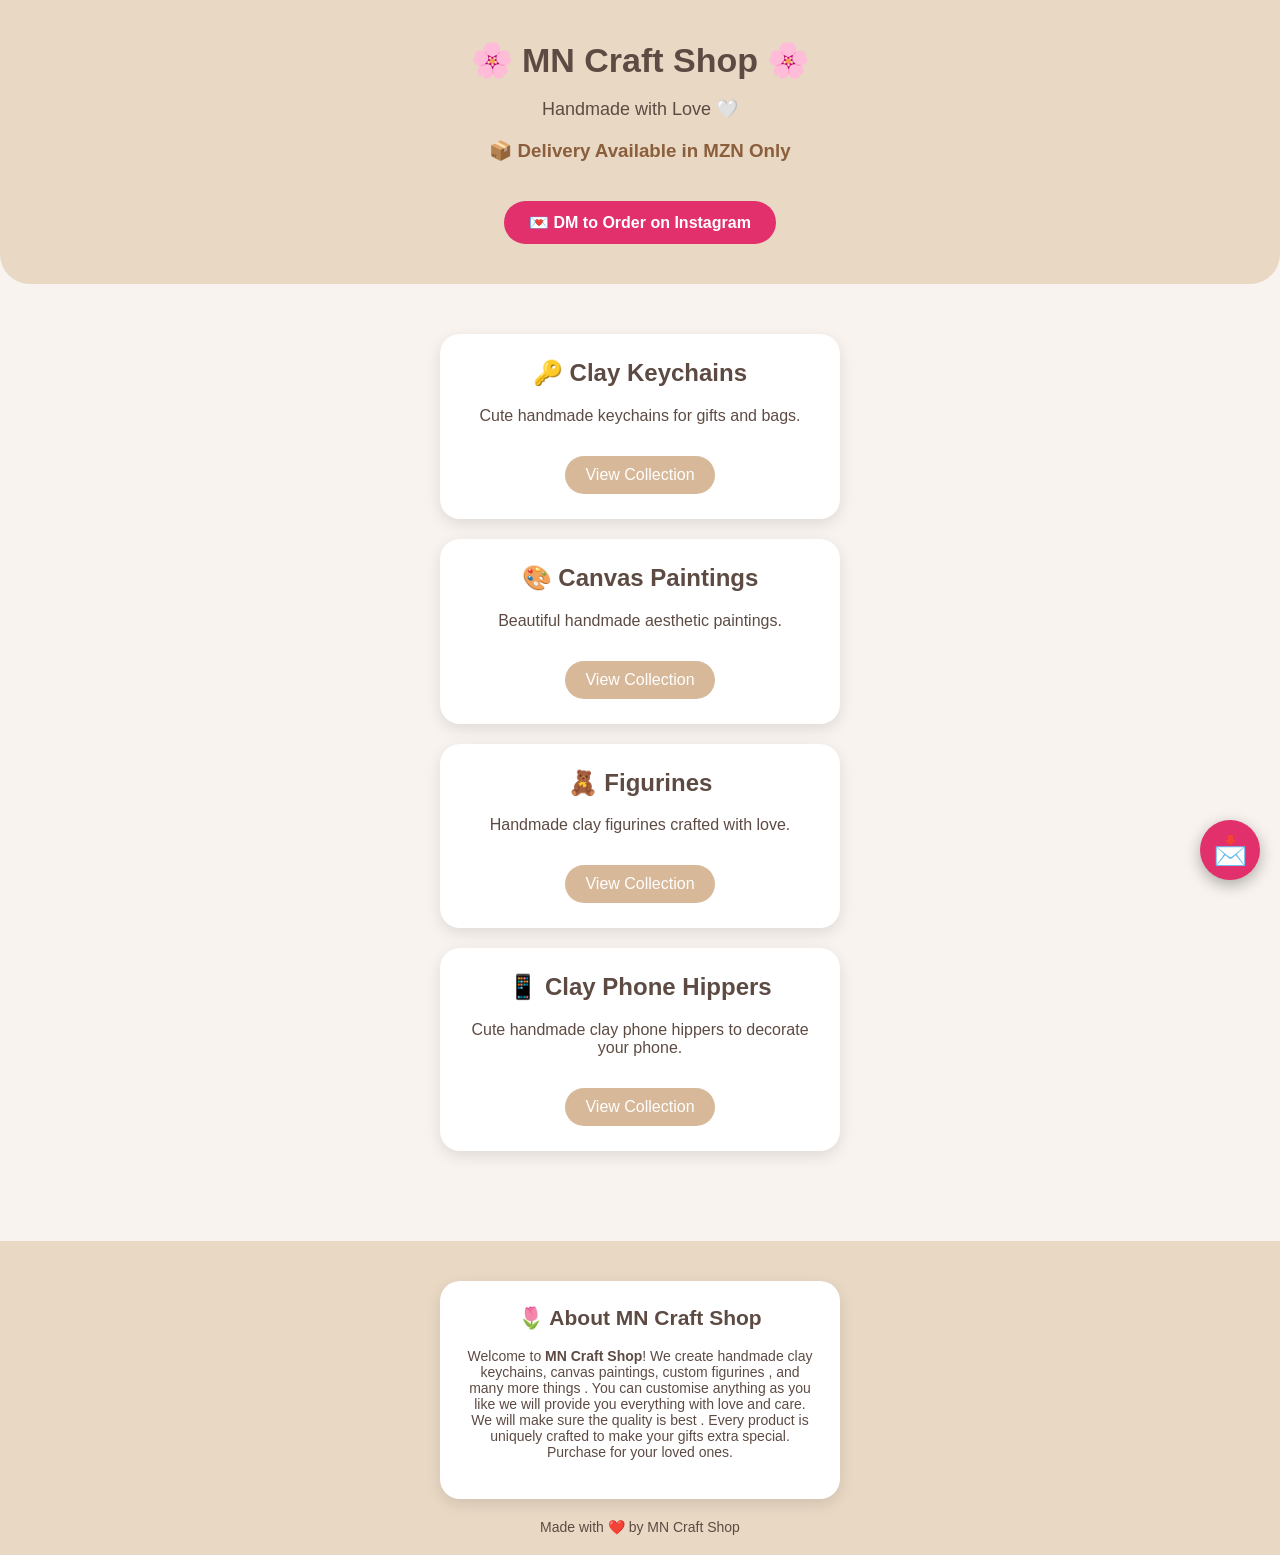
<file: index.html>
<!DOCTYPE html>
<html lang="en">
<head>
<meta charset="UTF-8">
<meta name="viewport" content="width=device-width, initial-scale=1.0">
<title>MN Craft Shop</title>
<link rel="stylesheet" href="style.css">
</head>

<body>

<header>
    <h1>🌸 MN Craft Shop 🌸</h1>
    <p>Handmade with Love 🤍</p>

    <h3>📦 Delivery Available in MZN Only</h3>

    <a class="insta-btn" href="https://instagram.com/mn_craftshop" target="_blank">
        💌 DM to Order on Instagram
    </a>
</header>

<div class="container">

<div class="card">
<h2>🔑 Clay Keychains</h2>
<p>Cute handmade keychains for gifts and bags.</p>
<a href="keychains.html">View Collection</a>
</div>

<div class="card">
<h2>🎨 Canvas Paintings</h2>
<p>Beautiful handmade aesthetic paintings.</p>
<a href="canvas.html">View Collection</a>
</div>

<div class="card">
<h2>🧸 Figurines</h2>
<p>Handmade clay figurines crafted with love.</p>
<a href="figurines.html">View Collection</a>
</div>
<div class="card">
    <h2>📱 Clay Phone Hippers</h2>
    <p>Cute handmade clay phone hippers to decorate your phone.</p>
    <a href="phonehippers.html">View Collection</a>
</div>
</div>

<footer>
    <div class="card">
    <h2>🌷 About MN Craft Shop</h2>
    <p>
        Welcome to <b>MN Craft Shop</b>! We create handmade clay keychains,
        canvas paintings,  custom figurines , and many more things . You can customise anything as you like we will provide you everything with love and care.
        We will make sure the quality is best .
        Every product is uniquely crafted to make your gifts extra special.
        Purchase for your loved ones.
        
    </p>
</div>
Made with ❤️ by MN Craft Shop
</footer>
<a href="https://instagram.com/mn_craftshop" class="floating-btn" target="_blank">
📩
</a>
</body
</html>
</file>
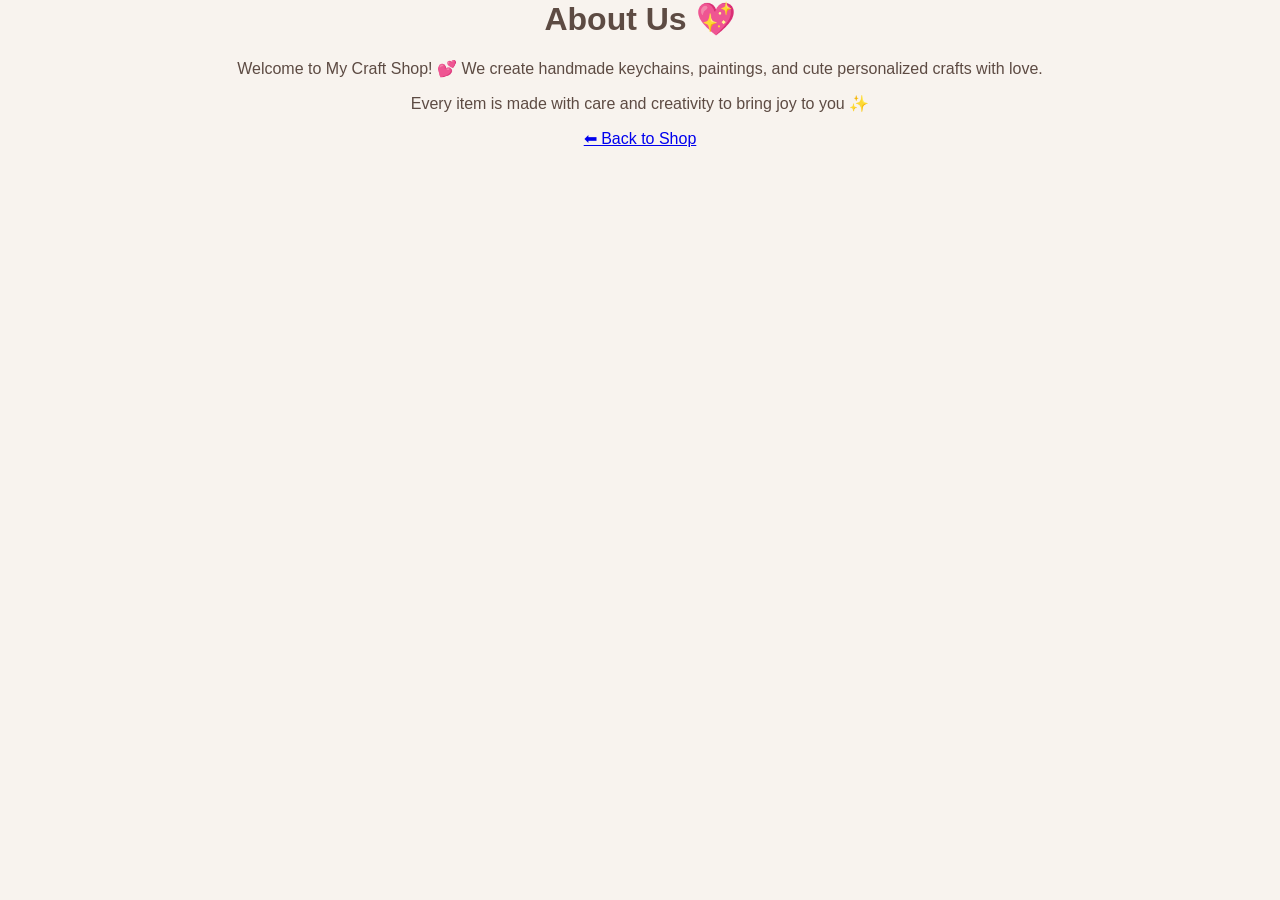
<file: about.html>
<html>
<head>
  <title>About Us - My Craft Shop</title>
  <link rel="stylesheet" href="style.css">
</head>

<body>

  <h1>About Us 💖</h1>

  <div class="about-box">

    <p>
      Welcome to My Craft Shop! 💕  
      We create handmade keychains, paintings, and cute personalized crafts with love.
    </p>

    <p>
      Every item is made with care and creativity to bring joy to you ✨
    </p>

    <a href="index.html" class="back-btn">⬅ Back to Shop</a>

  </div>

</body>
</html>
</file>
<file: style.css>
body{
margin:0;
font-family:Arial,sans-serif;
background:#F8F3EE;
text-align:center;
color:#5d4b43;
}

header{
background:#E8D8C4;
padding:40px 20px;
border-bottom-left-radius:30px;
border-bottom-right-radius:30px;
}

header h1{
margin:0;
font-size:34px;
}

header p{
font-size:18px;
}

header h3{
margin-top:20px;
color:#8B5E3C;
}

.insta-btn{
display:inline-block;
margin-top:20px;
padding:12px 25px;
background:#E1306C;
color:white;
text-decoration:none;
border-radius:30px;
font-weight:bold;
}

.container{
padding:30px;
}

.card{
background:white;
padding:25px;
margin:20px auto;
max-width:350px;
border-radius:20px;
box-shadow:0 5px 15px rgba(0,0,0,0.1);
}

.card h2{
margin-top:0;
}

.card a{
display:inline-block;
margin-top:15px;
padding:10px 20px;
background:#D7B899;
color:white;
text-decoration:none;
border-radius:25px;
}

.card a:hover{
background:#C49A74;
}

footer{
margin-top:40px;
padding:20px;
background:#E8D8C4;
font-size:14px;
}
.floating-btn{
    position:fixed;
    bottom:20px;
    right:20px;
    width:60px;
    height:60px;
    background:#E1306C;
    color:white;
    border-radius:50%;
    display:flex;
    justify-content:center;
    align-items:center;
    text-decoration:none;
    font-size:28px;
    box-shadow:0 5px 15px rgba(0,0,0,0.3);
    transition:0.3s;
}

.floating-btn:hover{
    transform:scale(1.1);
}
.back-home{
  display: inline-block;
  margin: 10px auto 20px;
  padding: 8px 14px;
  background: white;
  color: #E1306C;
  border: 2px solid #E1306C;
  border-radius: 20px;
  text-decoration: none;
  font-size: 14px;
  transition: 0.3s;
}

.back-home:hover{.back-home {
  display: inline-block;
  margin: 20px;
  padding: 12px 24px;
  background: #ffb6c1;
  color: white;
  text-decoration: none;
  border-radius: 30px;
  font-weight: bold;
  transition: 0.3s;
}

.back-home:hover {
  background: #E1306C;
  color: white;
  transform: scale(1.05);
}
  background: #E1306C;
  color: white;
  transform: scale(1.05);
}
</file>
